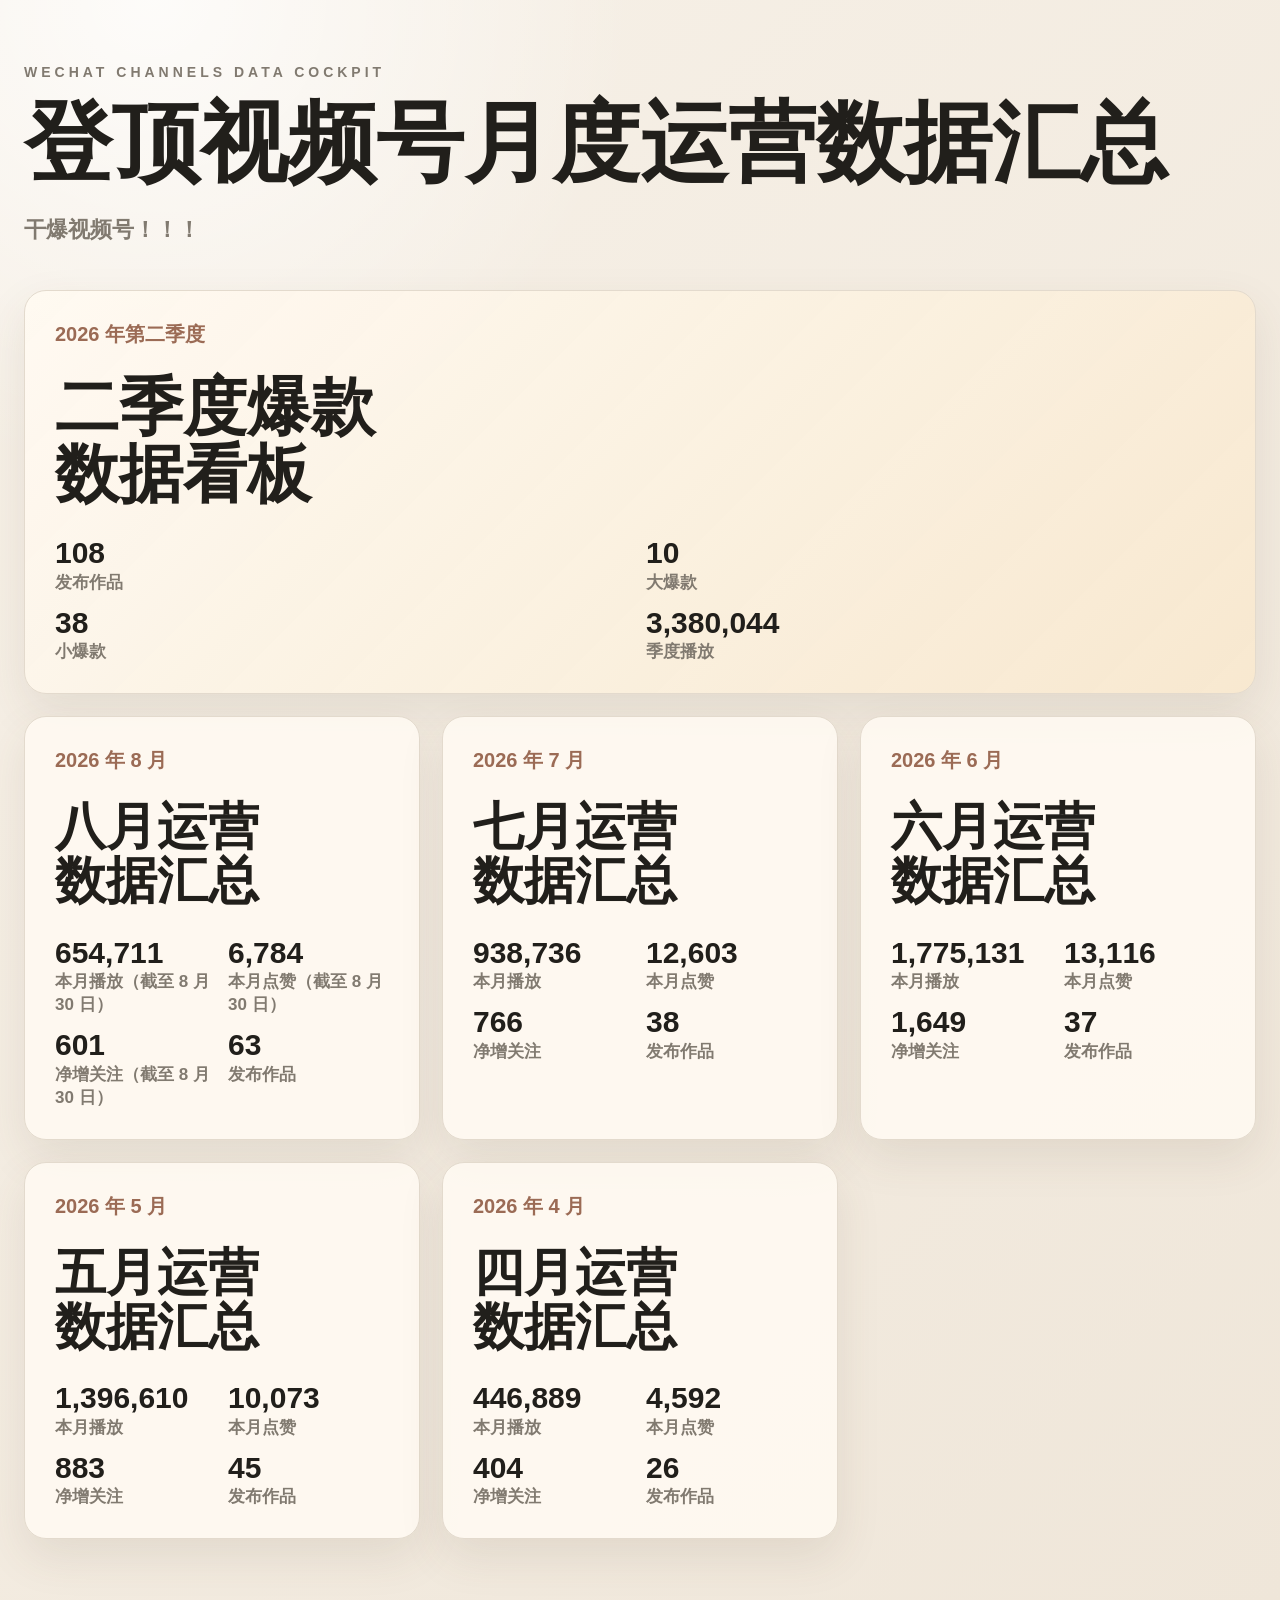
<file: dengding/index.html>
<!doctype html>
<html lang="zh-CN">
<head>
  <meta charset="utf-8" />
  <meta name="viewport" content="width=device-width, initial-scale=1" />
  <title>登顶视频号月度运营数据汇总</title>
  <style>
    :root { --bg:#f4efe6; --panel:#fffaf2; --ink:#211f1b; --muted:#817a70; --line:#e3dacd; --accent:#9b6b55; --shadow:0 18px 45px rgba(84,68,48,.10); }
    * { box-sizing:border-box; }
    body { margin:0; min-height:100vh; color:var(--ink); background:radial-gradient(circle at 12% 0%, rgba(255,255,255,.78), transparent 30rem), linear-gradient(135deg,#f7f1e8 0%,#efe6d9 100%); font-family:-apple-system,BlinkMacSystemFont,"Segoe UI","PingFang SC","Microsoft YaHei",sans-serif; }
    main { width:min(1280px, calc(100% - 48px)); margin:0 auto; padding:64px 0; }
    .eyebrow { margin:0 0 18px; color:var(--muted); font-size:14px; font-weight:800; letter-spacing:4px; text-transform:uppercase; }
    h1 { margin:0; font-size:clamp(42px, 7vw, 88px); line-height:1.02; letter-spacing:0; }
    .copy { max-width:860px; margin:24px 0 42px; color:var(--muted); font-size:22px; line-height:1.65; font-weight:650; }
    .feature-grid { display:grid; grid-template-columns:1fr; gap:22px; margin-bottom:22px; }
    .grid { display:grid; grid-template-columns:repeat(3, minmax(0,1fr)); gap:22px; }
    a.card { display:block; min-height:300px; padding:30px; color:inherit; text-decoration:none; background:rgba(255,250,242,.9); border:1px solid var(--line); border-radius:22px; box-shadow:var(--shadow); transition:transform .18s ease, box-shadow .18s ease; }
    a.feature-card { min-height:250px; background:linear-gradient(135deg, rgba(255,250,242,.96), rgba(248,232,206,.9)); }
    .feature-card h2 { font-size:clamp(46px, 5vw, 72px); }
    a.card:hover { transform:translateY(-4px); box-shadow:0 22px 52px rgba(84,68,48,.16); }
    .month { color:var(--accent); font-size:20px; font-weight:850; }
    h2 { margin:26px 0 18px; font-size:clamp(34px, 4vw, 52px); line-height:1.05; letter-spacing:0; }
    .metrics { display:grid; grid-template-columns:repeat(2,minmax(0,1fr)); gap:12px; margin-top:28px; color:var(--muted); font-size:17px; font-weight:750; }
    .metrics strong { display:block; color:var(--ink); font-size:30px; line-height:1.15; }
    @media (max-width: 1080px) { .grid { grid-template-columns:repeat(2,minmax(0,1fr)); } }
    @media (max-width: 760px) { main { width:min(100% - 28px, 1280px); padding:38px 0; } .grid { grid-template-columns:1fr; } h1 { font-size:46px; } .copy { font-size:18px; } h2 { font-size:38px; } }
  </style>
</head>
<body>
  <main>
    <p class="eyebrow">WECHAT CHANNELS DATA COCKPIT</p>
    <h1>登顶视频号月度运营数据汇总</h1>
    <p class="copy">干爆视频号！！！</p>
    <section class="feature-grid" aria-label="季度入口">
      <a class="card feature-card" href="./q2/">
        <div class="month">2026 年第二季度</div>
        <h2>二季度爆款<br>数据看板</h2>
        <div class="metrics">
          <span><strong>108</strong>发布作品</span>
          <span><strong>10</strong>大爆款</span>
          <span><strong>38</strong>小爆款</span>
          <span><strong>3,380,044</strong>季度播放</span>
        </div>
      </a>
    </section>
    <section class="grid" aria-label="月份入口">
      <a class="card" href="./2026-08/">
        <div class="month">2026 年 8 月</div>
        <h2>八月运营<br>数据汇总</h2>
        <div class="metrics">
          <span><strong>654,711</strong>本月播放（截至 8 月 30 日）</span>
          <span><strong>6,784</strong>本月点赞（截至 8 月 30 日）</span>
          <span><strong>601</strong>净增关注（截至 8 月 30 日）</span>
          <span><strong>63</strong>发布作品</span>
        </div>
      </a>
      <a class="card" href="./2026-07/">
        <div class="month">2026 年 7 月</div>
        <h2>七月运营<br>数据汇总</h2>
        <div class="metrics">
          <span><strong>938,736</strong>本月播放</span>
          <span><strong>12,603</strong>本月点赞</span>
          <span><strong>766</strong>净增关注</span>
          <span><strong>38</strong>发布作品</span>
        </div>
      </a>
      <a class="card" href="./2026-06/">
        <div class="month">2026 年 6 月</div>
        <h2>六月运营<br>数据汇总</h2>
        <div class="metrics">
          <span><strong>1,775,131</strong>本月播放</span>
          <span><strong>13,116</strong>本月点赞</span>
          <span><strong>1,649</strong>净增关注</span>
          <span><strong>37</strong>发布作品</span>
        </div>
      </a>
      <a class="card" href="./2026-05/">
        <div class="month">2026 年 5 月</div>
        <h2>五月运营<br>数据汇总</h2>
        <div class="metrics">
          <span><strong>1,396,610</strong>本月播放</span>
          <span><strong>10,073</strong>本月点赞</span>
          <span><strong>883</strong>净增关注</span>
          <span><strong>45</strong>发布作品</span>
        </div>
      </a>
      <a class="card" href="./2026-04/">
        <div class="month">2026 年 4 月</div>
        <h2>四月运营<br>数据汇总</h2>
        <div class="metrics">
          <span><strong>446,889</strong>本月播放</span>
          <span><strong>4,592</strong>本月点赞</span>
          <span><strong>404</strong>净增关注</span>
          <span><strong>26</strong>发布作品</span>
        </div>
      </a>
    </section>
  </main>
  <!-- q2 deployment refresh 2026-07-03 -->
</body>
</html>
</file>
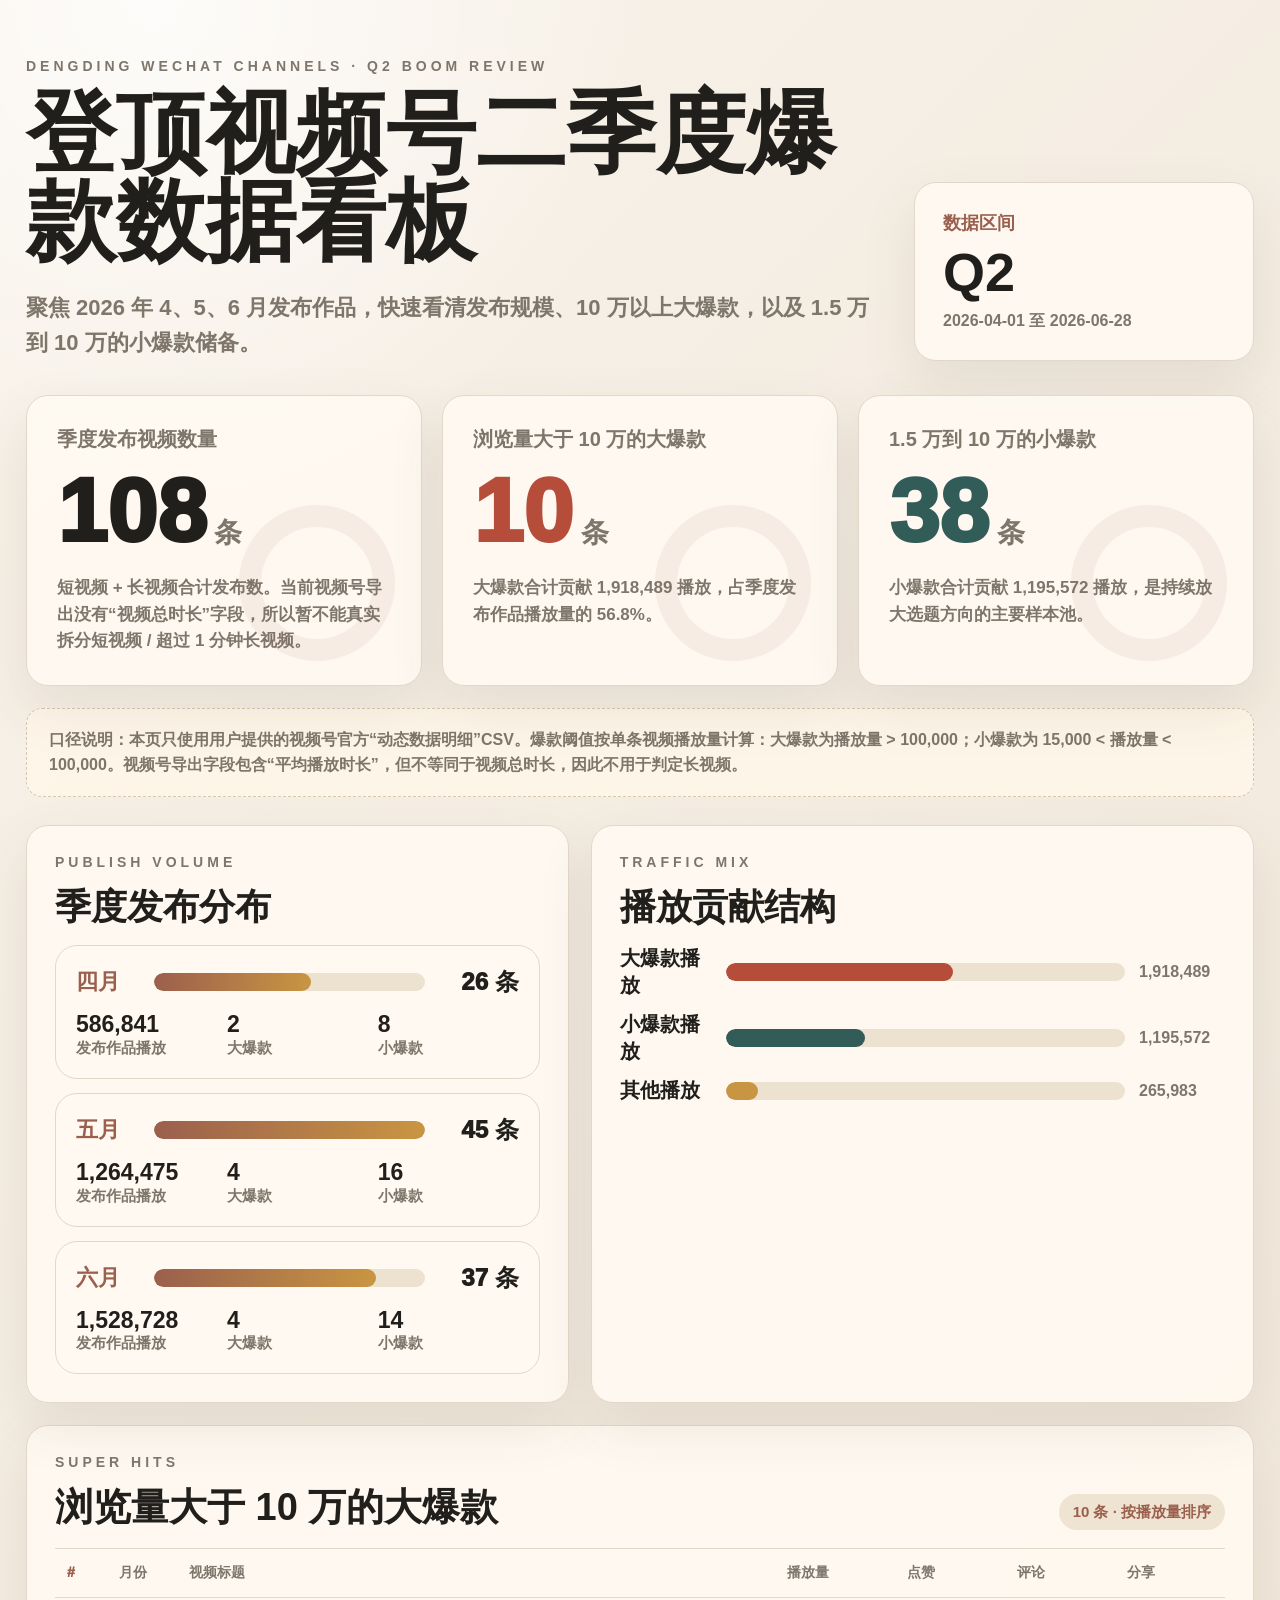
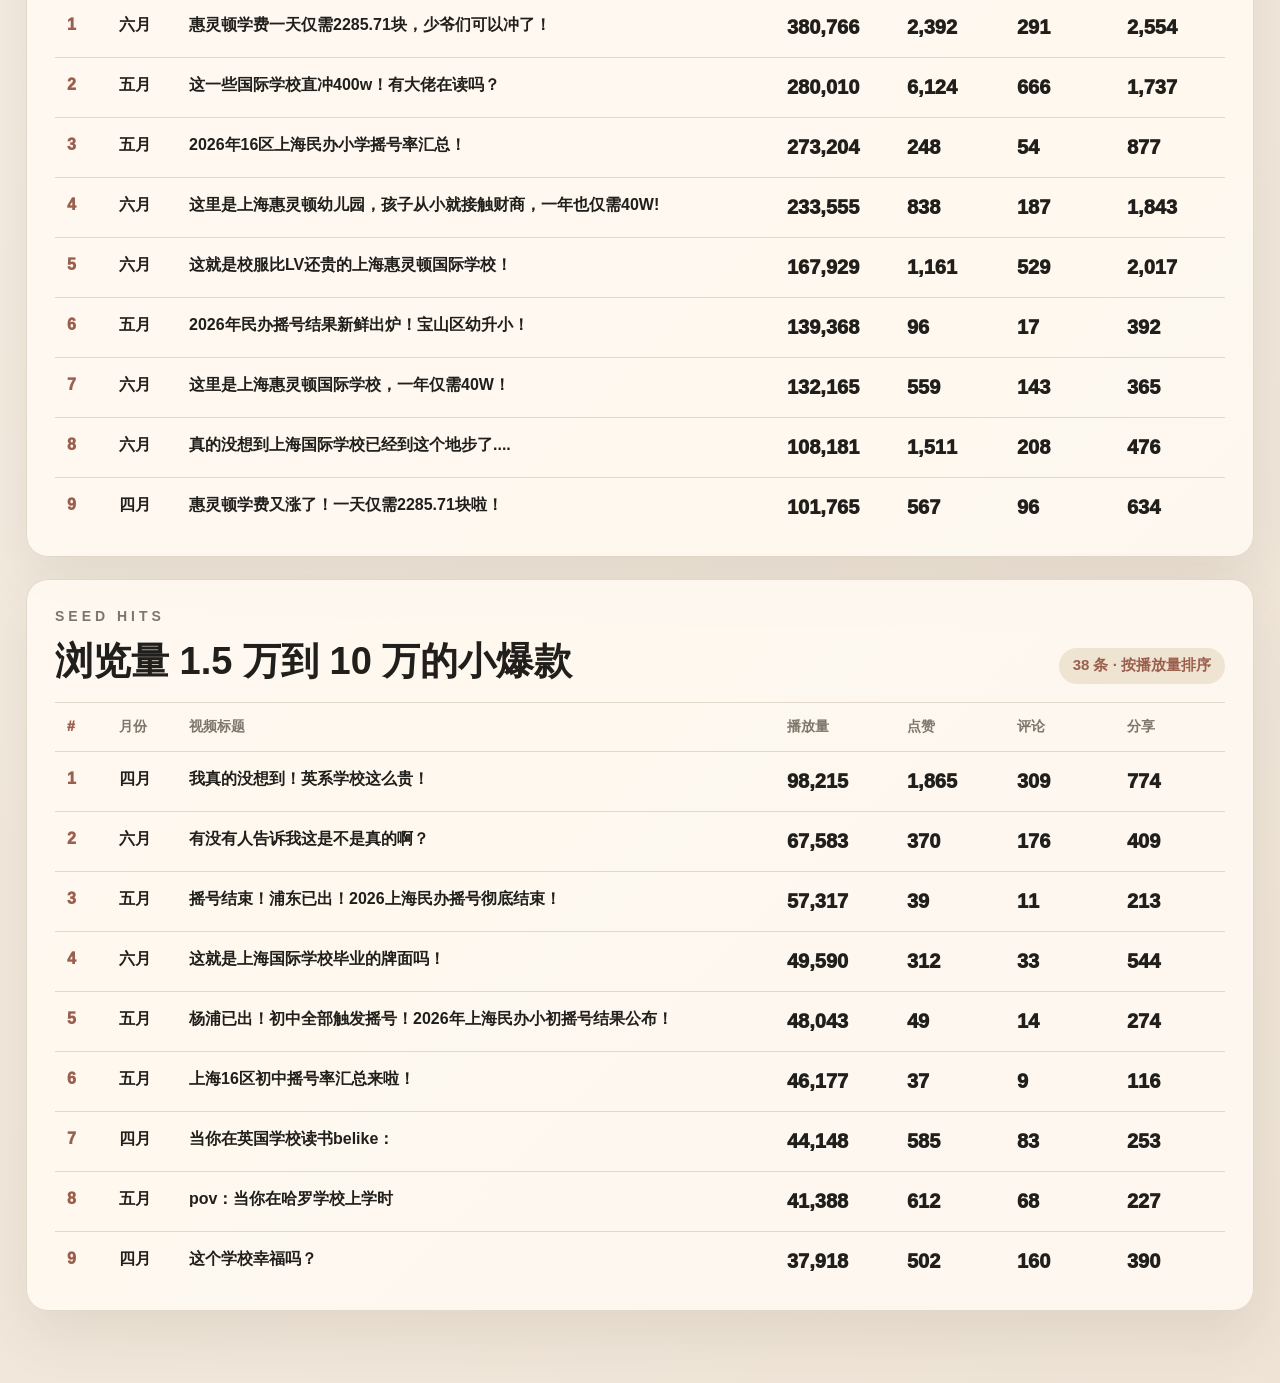
<file: dengding/q2/index.html>
<!doctype html>
<html lang="zh-CN">
<head>
  <meta charset="utf-8" />
  <meta name="viewport" content="width=device-width, initial-scale=1" />
  <title>登顶视频号第二季度爆款数据看板</title>
  <style>
    :root {
      --bg: #f4efe6;
      --panel: #fffaf2;
      --panel-strong: #fff7ea;
      --ink: #211f1b;
      --muted: #7e766b;
      --line: #e2d8c9;
      --accent: #9b5f4d;
      --accent-2: #315c57;
      --gold: #c89642;
      --red: #b64d3b;
      --shadow: 0 22px 55px rgba(84, 68, 48, 0.10);
    }

    * { box-sizing: border-box; }

    body {
      margin: 0;
      color: var(--ink);
      background:
        radial-gradient(circle at 12% 0%, rgba(255, 255, 255, 0.78), transparent 32rem),
        linear-gradient(135deg, #f8f2e9 0%, #eee3d5 100%);
      font-family: -apple-system, BlinkMacSystemFont, "Segoe UI", "PingFang SC", "Microsoft YaHei", sans-serif;
    }

    .shell {
      width: min(1440px, calc(100% - 52px));
      margin: 0 auto;
      padding: 58px 0 72px;
    }

    .eyebrow {
      margin: 0 0 16px;
      color: var(--muted);
      font-size: 14px;
      font-weight: 850;
      letter-spacing: 4px;
      text-transform: uppercase;
    }

    .hero {
      display: grid;
      grid-template-columns: minmax(0, 1fr) 340px;
      gap: 30px;
      align-items: end;
      margin-bottom: 34px;
    }

    h1 {
      margin: 0;
      font-size: clamp(48px, 7vw, 104px);
      line-height: 0.98;
      letter-spacing: 0;
    }

    .copy {
      max-width: 920px;
      margin: 24px 0 0;
      color: var(--muted);
      font-size: 22px;
      line-height: 1.62;
      font-weight: 700;
    }

    .period-card,
    .kpi-card,
    .panel,
    .month-card {
      background: rgba(255, 250, 242, 0.90);
      border: 1px solid var(--line);
      border-radius: 22px;
      box-shadow: var(--shadow);
    }

    .period-card {
      padding: 28px;
    }

    .period-card span {
      display: block;
      color: var(--accent);
      font-size: 18px;
      font-weight: 850;
      margin-bottom: 10px;
    }

    .period-card strong {
      display: block;
      font-size: 54px;
      line-height: 1;
    }

    .period-card em {
      display: block;
      margin-top: 12px;
      color: var(--muted);
      font-style: normal;
      font-size: 16px;
      font-weight: 700;
    }

    .kpi-grid {
      display: grid;
      grid-template-columns: repeat(3, minmax(0, 1fr));
      gap: 20px;
      margin-bottom: 22px;
    }

    .kpi-card {
      min-height: 270px;
      padding: 30px;
      position: relative;
      overflow: hidden;
    }

    .kpi-card::after {
      content: "";
      position: absolute;
      inset: auto 26px 24px auto;
      width: 112px;
      height: 112px;
      border-radius: 50%;
      border: 22px solid rgba(155, 95, 77, 0.08);
      pointer-events: none;
    }

    .kpi-card .label {
      color: var(--muted);
      font-size: 20px;
      font-weight: 850;
    }

    .kpi-card .value {
      margin-top: 18px;
      font-size: clamp(64px, 7vw, 108px);
      line-height: 0.9;
      font-weight: 950;
      letter-spacing: 0;
    }

    .kpi-card .unit {
      margin-left: 8px;
      font-size: 28px;
      color: var(--muted);
      font-weight: 850;
    }

    .kpi-card .hint {
      max-width: 430px;
      margin-top: 24px;
      color: var(--muted);
      font-size: 17px;
      line-height: 1.55;
      font-weight: 700;
    }

    .accent-gold { color: var(--gold); }
    .accent-red { color: var(--red); }
    .accent-green { color: var(--accent-2); }

    .note {
      margin: 0 0 28px;
      padding: 18px 22px;
      color: var(--muted);
      background: rgba(255, 247, 234, 0.82);
      border: 1px dashed #d8c6ad;
      border-radius: 16px;
      font-size: 16px;
      line-height: 1.6;
      font-weight: 700;
    }

    .section-grid {
      display: grid;
      grid-template-columns: 0.9fr 1.1fr;
      gap: 22px;
      margin-bottom: 22px;
    }

    .panel {
      padding: 28px;
      overflow: hidden;
    }

    .panel h2 {
      margin: 0 0 18px;
      font-size: 36px;
      line-height: 1.15;
    }

    .month-grid {
      display: grid;
      gap: 14px;
    }

    .month-card {
      padding: 20px;
      box-shadow: none;
    }

    .month-row {
      display: grid;
      grid-template-columns: 64px 1fr 80px;
      gap: 14px;
      align-items: center;
      margin-bottom: 12px;
    }

    .month-name {
      color: var(--accent);
      font-size: 22px;
      font-weight: 900;
    }

    .bar {
      height: 18px;
      overflow: hidden;
      border-radius: 999px;
      background: #ede1d0;
    }

    .bar span {
      display: block;
      height: 100%;
      border-radius: inherit;
      background: linear-gradient(90deg, var(--accent), var(--gold));
    }

    .month-count {
      text-align: right;
      font-size: 24px;
      font-weight: 950;
    }

    .metric-line {
      display: grid;
      grid-template-columns: repeat(3, minmax(0, 1fr));
      gap: 10px;
      color: var(--muted);
      font-size: 15px;
      font-weight: 750;
    }

    .metric-line strong {
      display: block;
      color: var(--ink);
      font-size: 23px;
      line-height: 1.25;
    }

    .share-stack {
      display: grid;
      gap: 12px;
      margin-top: 8px;
    }

    .share-item {
      display: grid;
      grid-template-columns: 92px 1fr 86px;
      gap: 14px;
      align-items: center;
      color: var(--muted);
      font-weight: 800;
    }

    .share-item b {
      color: var(--ink);
      font-size: 20px;
    }

    .table-panel {
      margin-top: 22px;
    }

    .table-head {
      display: flex;
      justify-content: space-between;
      gap: 18px;
      align-items: end;
      margin-bottom: 18px;
    }

    .table-head h2 {
      margin: 0;
      font-size: 38px;
    }

    .pill {
      display: inline-flex;
      align-items: center;
      min-height: 36px;
      padding: 0 14px;
      border-radius: 999px;
      background: #efe3d2;
      color: var(--accent);
      font-size: 15px;
      font-weight: 850;
      white-space: nowrap;
    }

    table {
      width: 100%;
      border-collapse: collapse;
      table-layout: fixed;
    }

    th, td {
      padding: 15px 12px;
      border-bottom: 1px solid var(--line);
      text-align: left;
      vertical-align: top;
    }

    th {
      color: var(--muted);
      font-size: 14px;
      font-weight: 850;
    }

    td {
      font-size: 16px;
      line-height: 1.45;
      font-weight: 700;
    }

    td.num {
      font-size: 20px;
      font-weight: 950;
      white-space: nowrap;
    }

    .rank {
      width: 52px;
      color: var(--accent);
      font-weight: 950;
    }

    .month-col { width: 70px; }
    .views-col { width: 120px; }
    .eng-col { width: 110px; }

    .scroll-table {
      max-height: 580px;
      overflow: auto;
      border-top: 1px solid var(--line);
    }

    @media (max-width: 1040px) {
      .hero,
      .section-grid,
      .kpi-grid {
        grid-template-columns: 1fr;
      }
      .period-card {
        max-width: 420px;
      }
      .kpi-card {
        min-height: 220px;
      }
    }

    @media (max-width: 720px) {
      .shell {
        width: min(100% - 28px, 1440px);
        padding-top: 34px;
      }
      h1 { font-size: 48px; }
      .copy { font-size: 18px; }
      .metric-line,
      .share-item,
      .month-row {
        grid-template-columns: 1fr;
      }
      table { min-width: 760px; }
      .scroll-table { overflow-x: auto; }
    }
  </style>
</head>
<body>
  <main class="shell">
    <section class="hero">
      <div>
        <p class="eyebrow">DENGDING WECHAT CHANNELS · Q2 BOOM REVIEW</p>
        <h1>登顶视频号二季度爆款数据看板</h1>
        <p class="copy">聚焦 2026 年 4、5、6 月发布作品，快速看清发布规模、10 万以上大爆款，以及 1.5 万到 10 万的小爆款储备。</p>
      </div>
      <aside class="period-card">
        <span>数据区间</span>
        <strong>Q2</strong>
        <em>2026-04-01 至 2026-06-28</em>
      </aside>
    </section>

    <section class="kpi-grid" aria-label="三个关键数据">
      <article class="kpi-card">
        <div class="label">季度发布视频数量</div>
        <div class="value">108<span class="unit">条</span></div>
        <div class="hint">短视频 + 长视频合计发布数。当前视频号导出没有“视频总时长”字段，所以暂不能真实拆分短视频 / 超过 1 分钟长视频。</div>
      </article>
      <article class="kpi-card">
        <div class="label">浏览量大于 10 万的大爆款</div>
        <div class="value accent-red">10<span class="unit">条</span></div>
        <div class="hint">大爆款合计贡献 1,918,489 播放，占季度发布作品播放量的 56.8%。</div>
      </article>
      <article class="kpi-card">
        <div class="label">1.5 万到 10 万的小爆款</div>
        <div class="value accent-green">38<span class="unit">条</span></div>
        <div class="hint">小爆款合计贡献 1,195,572 播放，是持续放大选题方向的主要样本池。</div>
      </article>
    </section>

    <p class="note">口径说明：本页只使用用户提供的视频号官方“动态数据明细”CSV。爆款阈值按单条视频播放量计算：大爆款为播放量 &gt; 100,000；小爆款为 15,000 &lt; 播放量 &lt; 100,000。视频号导出字段包含“平均播放时长”，但不等同于视频总时长，因此不用于判定长视频。</p>

    <section class="section-grid">
      <article class="panel">
        <p class="eyebrow">PUBLISH VOLUME</p>
        <h2>季度发布分布</h2>
        <div class="month-grid" id="monthGrid"></div>
      </article>
      <article class="panel">
        <p class="eyebrow">TRAFFIC MIX</p>
        <h2>播放贡献结构</h2>
        <div class="share-stack" id="shareStack"></div>
      </article>
    </section>

    <section class="panel table-panel">
      <div class="table-head">
        <div>
          <p class="eyebrow">SUPER HITS</p>
          <h2>浏览量大于 10 万的大爆款</h2>
        </div>
        <span class="pill">10 条 · 按播放量排序</span>
      </div>
      <div class="scroll-table">
        <table>
          <thead>
            <tr>
              <th class="rank">#</th>
              <th class="month-col">月份</th>
              <th>视频标题</th>
              <th class="views-col">播放量</th>
              <th class="eng-col">点赞</th>
              <th class="eng-col">评论</th>
              <th class="eng-col">分享</th>
            </tr>
          </thead>
          <tbody id="bigRows"></tbody>
        </table>
      </div>
    </section>

    <section class="panel table-panel">
      <div class="table-head">
        <div>
          <p class="eyebrow">SEED HITS</p>
          <h2>浏览量 1.5 万到 10 万的小爆款</h2>
        </div>
        <span class="pill">38 条 · 按播放量排序</span>
      </div>
      <div class="scroll-table">
        <table>
          <thead>
            <tr>
              <th class="rank">#</th>
              <th class="month-col">月份</th>
              <th>视频标题</th>
              <th class="views-col">播放量</th>
              <th class="eng-col">点赞</th>
              <th class="eng-col">评论</th>
              <th class="eng-col">分享</th>
            </tr>
          </thead>
          <tbody id="smallRows"></tbody>
        </table>
      </div>
    </section>
  </main>

  <script>
    const fmt = new Intl.NumberFormat("zh-CN");
    const monthData = [
      { month: "四月", count: 26, views: 586841, big: 2, small: 8 },
      { month: "五月", count: 45, views: 1264475, big: 4, small: 16 },
      { month: "六月", count: 37, views: 1528728, big: 4, small: 14 },
    ];

    const bigHits = [
      ["六月", "2026-06-19", "惠灵顿学费一天仅需2285.71块，少爷们可以冲了！", 380766, 2392, 291, 2554],
      ["五月", "2026-05-27", "这一些国际学校直冲400w！有大佬在读吗？", 280010, 6124, 666, 1737],
      ["五月", "2026-05-21", "2026年16区上海民办小学摇号率汇总！", 273204, 248, 54, 877],
      ["六月", "2026-06-21", "这里是上海惠灵顿幼儿园，孩子从小就接触财商，一年也仅需40W!", 233555, 838, 187, 1843],
      ["六月", "2026-06-15", "这就是校服比LV还贵的上海惠灵顿国际学校！", 167929, 1161, 529, 2017],
      ["五月", "2026-05-20", "2026年民办摇号结果新鲜出炉！宝山区幼升小！", 139368, 96, 17, 392],
      ["六月", "2026-06-13", "这里是上海惠灵顿国际学校，一年仅需40W！", 132165, 559, 143, 365],
      ["六月", "2026-06-07", "真的没想到上海国际学校已经到这个地步了....", 108181, 1511, 208, 476],
      ["四月", "2026-04-14", "惠灵顿学费又涨了！一天仅需2285.71块啦！", 101765, 567, 96, 634],
      ["四月", "2026-04-07", "当你在上海惠灵顿上学，你将获得~", 101546, 1481, 150, 474],
    ];

    const smallHits = [
      ["四月", "2026-04-16", "我真的没想到！英系学校这么贵！", 98215, 1865, 309, 774],
      ["六月", "2026-06-06", "有没有人告诉我这是不是真的啊？", 67583, 370, 176, 409],
      ["五月", "2026-05-21", "摇号结束！浦东已出！2026上海民办摇号彻底结束！", 57317, 39, 11, 213],
      ["六月", "2026-06-05", "这就是上海国际学校毕业的牌面吗！", 49590, 312, 33, 544],
      ["五月", "2026-05-21", "杨浦已出！初中全部触发摇号！2026年上海民办小初摇号结果公布！", 48043, 49, 14, 274],
      ["五月", "2026-05-21", "上海16区初中摇号率汇总来啦！", 46177, 37, 9, 116],
      ["四月", "2026-04-24", "当你在英国学校读书belike：", 44148, 585, 83, 253],
      ["五月", "2026-05-18", "pov：当你在哈罗学校上学时", 41388, 612, 68, 227],
      ["四月", "2026-04-27", "这个学校幸福吗？", 37918, 502, 160, 390],
      ["六月", "2026-06-10", "2026上海惠灵顿国际学校的学生们毕业啦！", 36029, 200, 35, 282],
      ["六月", "2026-06-02", "恭喜上海SAS国际学校2026年毕业快乐！！", 36000, 261, 4, 119],
      ["四月", "2026-04-28", "当你在上海哈罗学校读书：", 34995, 528, 35, 293],
      ["六月", "2026-06-11", "Angelababy儿子就读的上中国际，到底有多恐怖？！", 34147, 117, 13, 561],
      ["五月", "2026-05-15", "谁才是上海国际学校的“老大”！", 32941, 301, 77, 159],
      ["四月", "2026-04-22", "郊区一块地，挂个洋名字，学费就能收20W!", 32599, 119, 15, 481],
      ["四月", "2026-04-23", "这个真的是一不小心了....", 31817, 260, 49, 124],
      ["五月", "2026-05-20", "金山已出！2026民办摇号小学和初中结果出炉！", 30873, 25, 0, 71],
      ["五月", "2026-05-21", "浦东初中摇号结果出炉！上海2026年民办学校摇号彻底结束！全部名单已出！", 30075, 26, 3, 111],
      ["五月", "2026-05-21", "闵行初中摇号名单已出！", 27721, 19, 6, 98],
      ["六月", "2026-06-14", "这事你怎么看？", 26162, 240, 63, 126],
      ["五月", "2026-05-13", "假如你不小心考上了上海英国学校！", 25022, 228, 62, 148],
      ["六月", "2026-06-01", "pov：当你在民办学校读书时，毕业典礼是这样的...", 23594, 136, 17, 97],
      ["五月", "2026-05-20", "长宁已出！2026民办小初摇号结果最新公布！", 23512, 20, 0, 54],
      ["六月", "2026-06-23", "谁才是外籍学校天花板？？！", 23465, 334, 52, 128],
      ["五月", "2026-05-20", "2026民办摇号结果新鲜出炉！黄浦区已更新！", 22619, 19, 1, 89],
      ["六月", "2026-06-16", "一年40万，孩子过成这样？", 20836, 278, 55, 78],
      ["六月", "2026-06-16", "2026-2027年US.News世界大学排名，清华大学进入前十行列！", 20565, 131, 39, 156],
      ["四月", "2026-04-29", "pov：真的很潇洒了！", 20523, 276, 19, 133],
      ["六月", "2026-06-04", "当你在国际学校上学时....", 19697, 333, 78, 64],
      ["六月", "2026-06-17", "别看他们现在过的舒服，以后还得给他们打工！！", 19391, 101, 33, 238],
      ["五月", "2026-05-20", "嘉定已出！2026年上海民办小学，民办初中摇号结果出炉！", 18600, 15, 0, 40],
      ["六月", "2026-06-15", "？你装监控了吗", 18092, 261, 62, 54],
      ["六月", "2026-06-24", "这里是上海惠灵顿国际幼儿园，从小读到到仅需431W!", 16900, 40, 10, 66],
      ["四月", "2026-04-30", "假如你不小心考上了：", 16886, 127, 16, 55],
      ["五月", "2026-05-21", "静安已出！千呼万唤始出来！全部触发摇号！", 16120, 10, 0, 40],
      ["五月", "2026-05-25", "当你考上了上海德威国际学校：", 15505, 145, 41, 86],
      ["五月", "2026-05-20", "青浦已出！2026年民办摇号最新结果出炉！", 15335, 10, 0, 54],
      ["四月", "2026-04-15", "你滑到哪个学校了？", 15172, 160, 116, 72],
    ];

    function renderMonthGrid() {
      const max = Math.max(...monthData.map((item) => item.count));
      document.getElementById("monthGrid").innerHTML = monthData.map((item) => `
        <div class="month-card">
          <div class="month-row">
            <div class="month-name">${item.month}</div>
            <div class="bar"><span style="width:${Math.round(item.count / max * 100)}%"></span></div>
            <div class="month-count">${item.count} 条</div>
          </div>
          <div class="metric-line">
            <span><strong>${fmt.format(item.views)}</strong>发布作品播放</span>
            <span><strong>${item.big}</strong>大爆款</span>
            <span><strong>${item.small}</strong>小爆款</span>
          </div>
        </div>
      `).join("");
    }

    function renderShareStack() {
      const totalViews = 3380044;
      const rows = [
        ["大爆款播放", 1918489, "accent-red"],
        ["小爆款播放", 1195572, "accent-green"],
        ["其他播放", totalViews - 1918489 - 1195572, "accent-gold"],
      ];
      document.getElementById("shareStack").innerHTML = rows.map(([label, value, cls]) => `
        <div class="share-item">
          <b>${label}</b>
          <div class="bar"><span class="${cls}" style="width:${Math.round(value / totalViews * 100)}%; background: currentColor;"></span></div>
          <span>${fmt.format(value)}</span>
        </div>
      `).join("");
    }

    function renderRows(id, rows) {
      document.getElementById(id).innerHTML = rows.map((row, index) => `
        <tr>
          <td class="rank">${index + 1}</td>
          <td>${row[0]}</td>
          <td>${row[2]}</td>
          <td class="num">${fmt.format(row[3])}</td>
          <td class="num">${fmt.format(row[4])}</td>
          <td class="num">${fmt.format(row[5])}</td>
          <td class="num">${fmt.format(row[6])}</td>
        </tr>
      `).join("");
    }

    renderMonthGrid();
    renderShareStack();
    renderRows("bigRows", bigHits);
    renderRows("smallRows", smallHits);
  </script>
</body>
</html>
</file>
